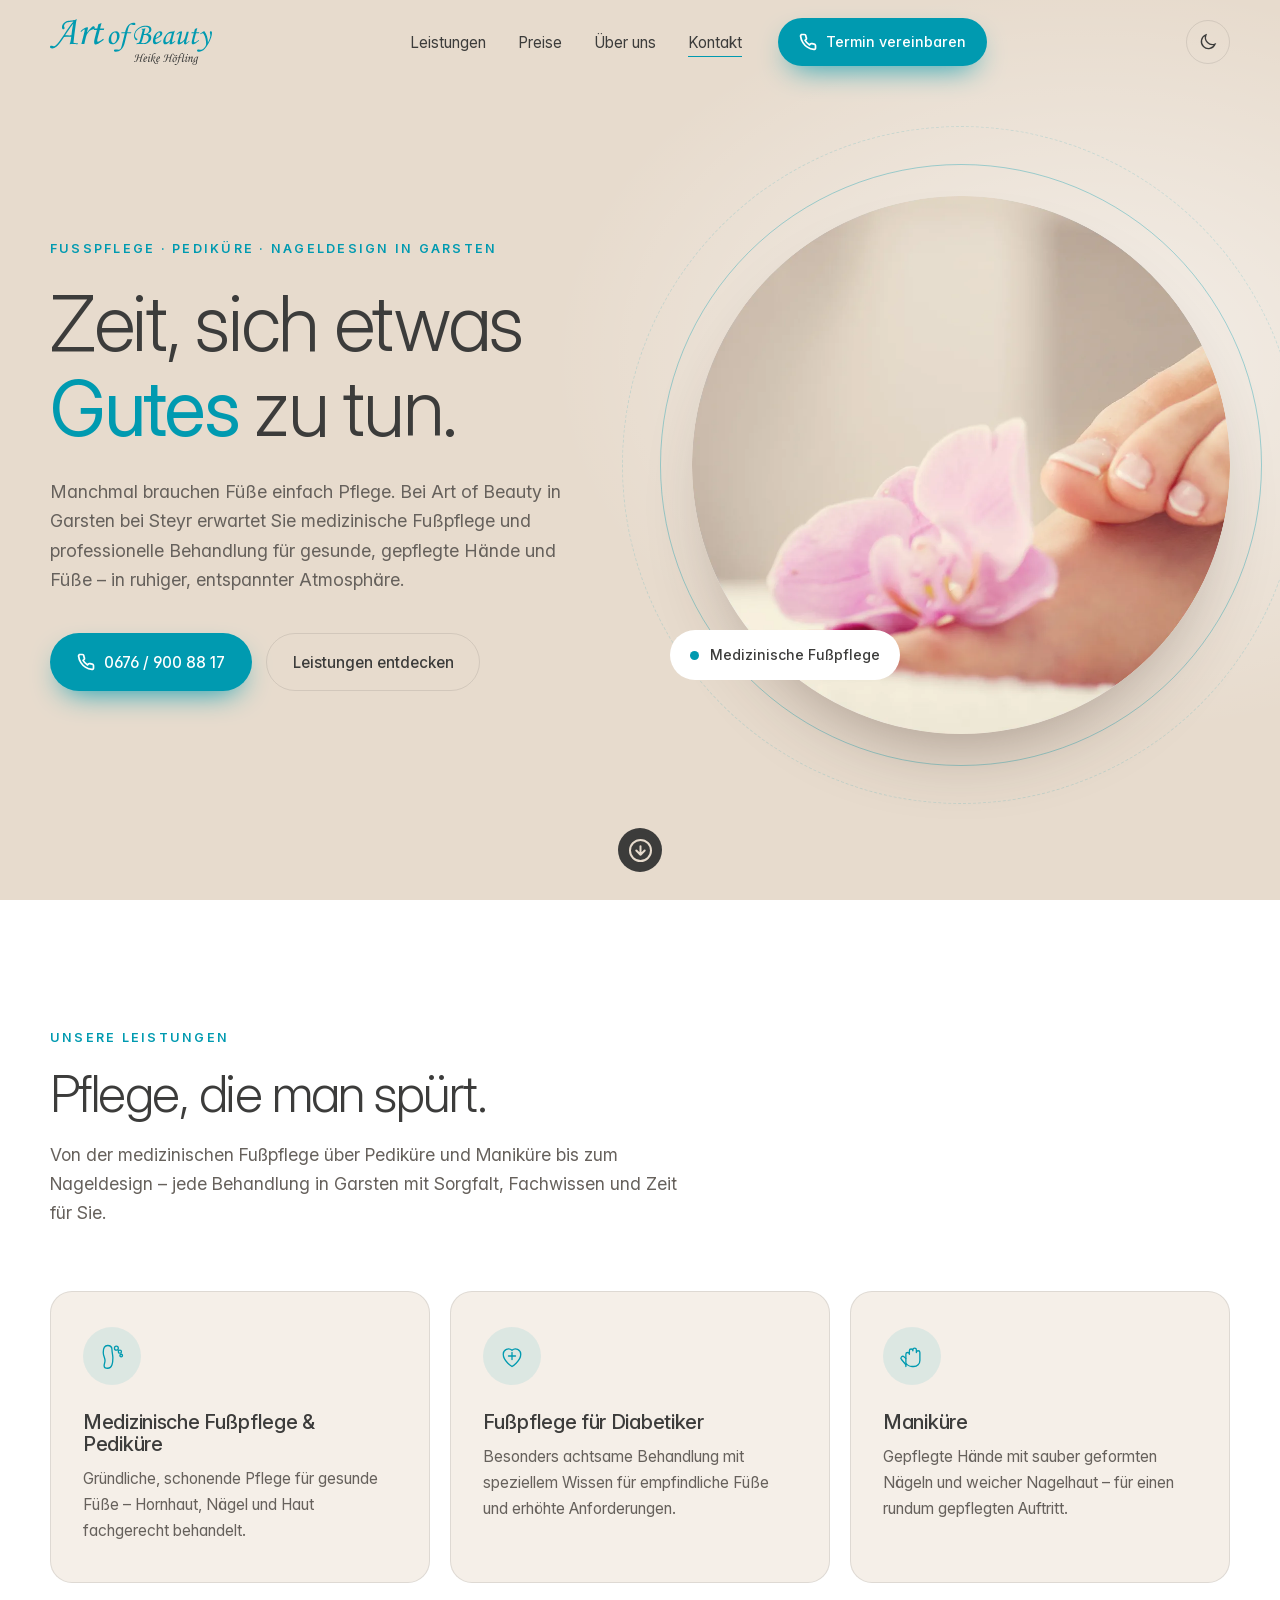
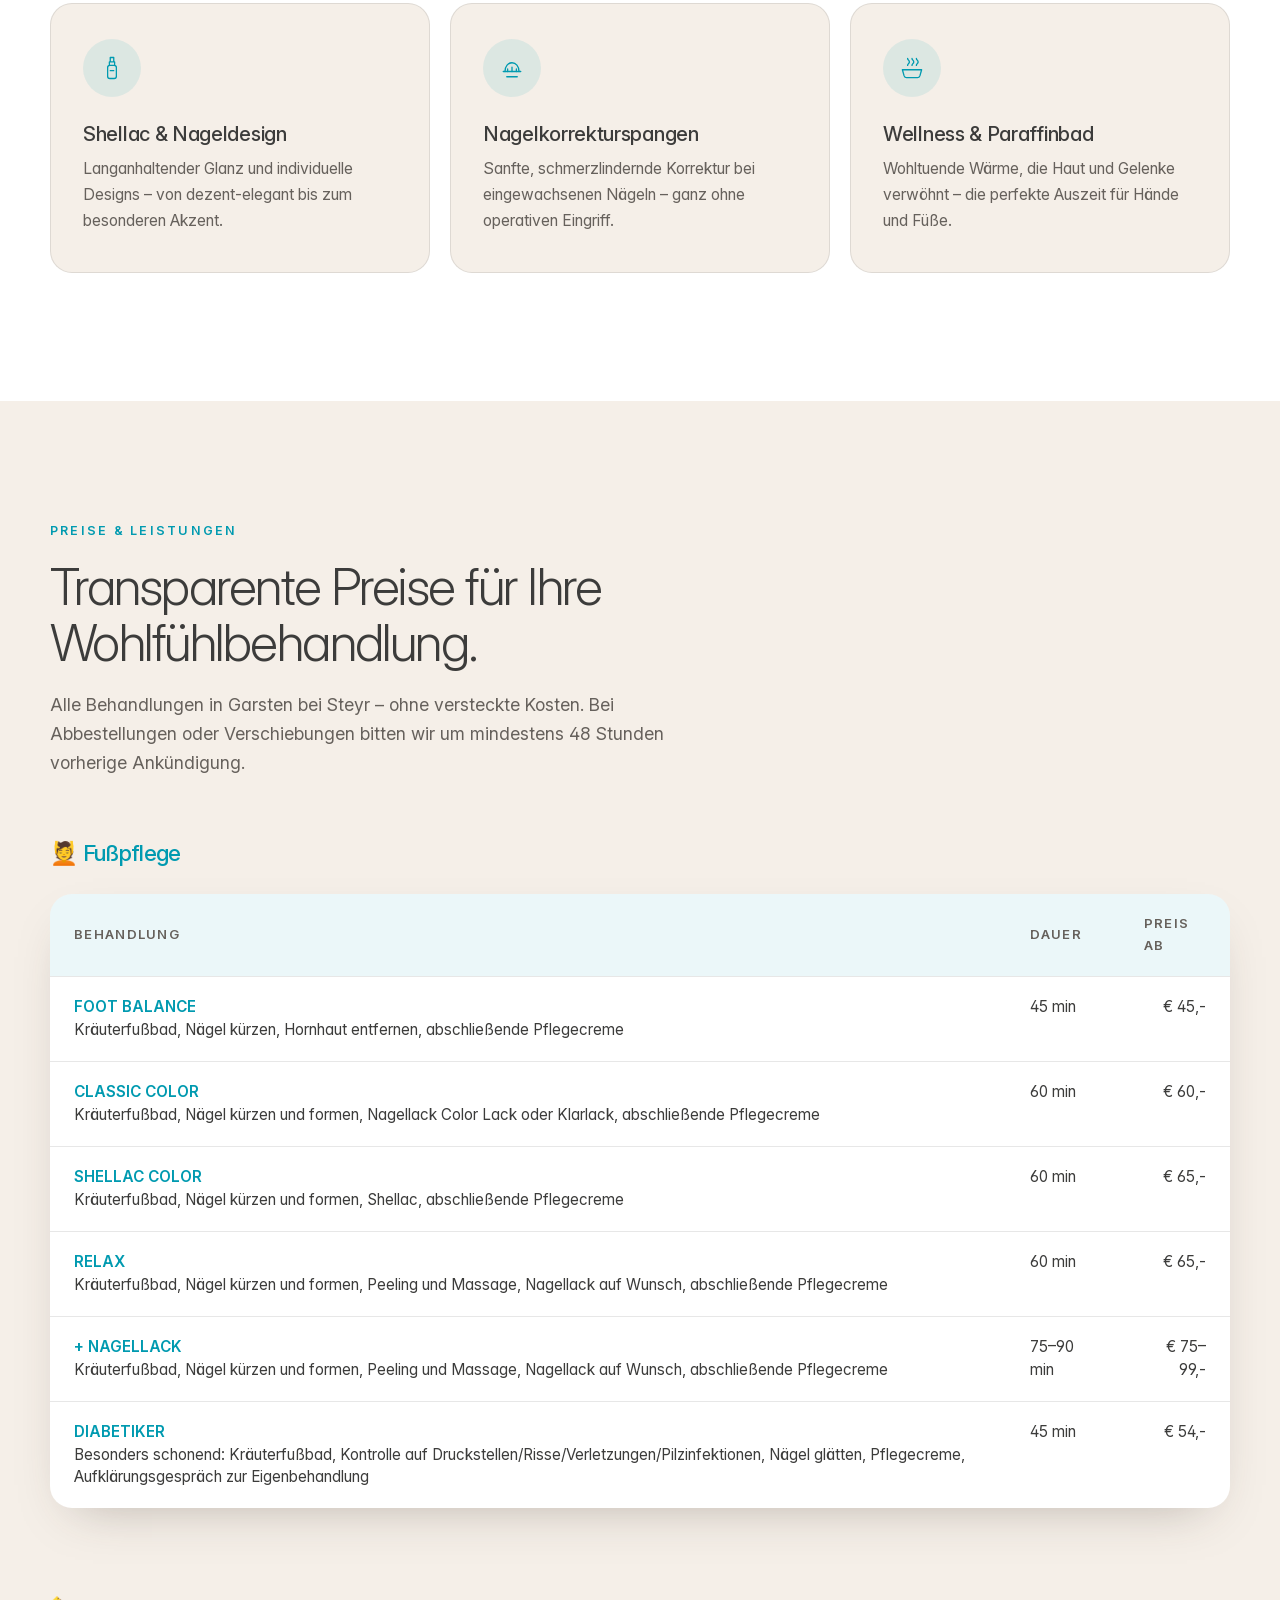
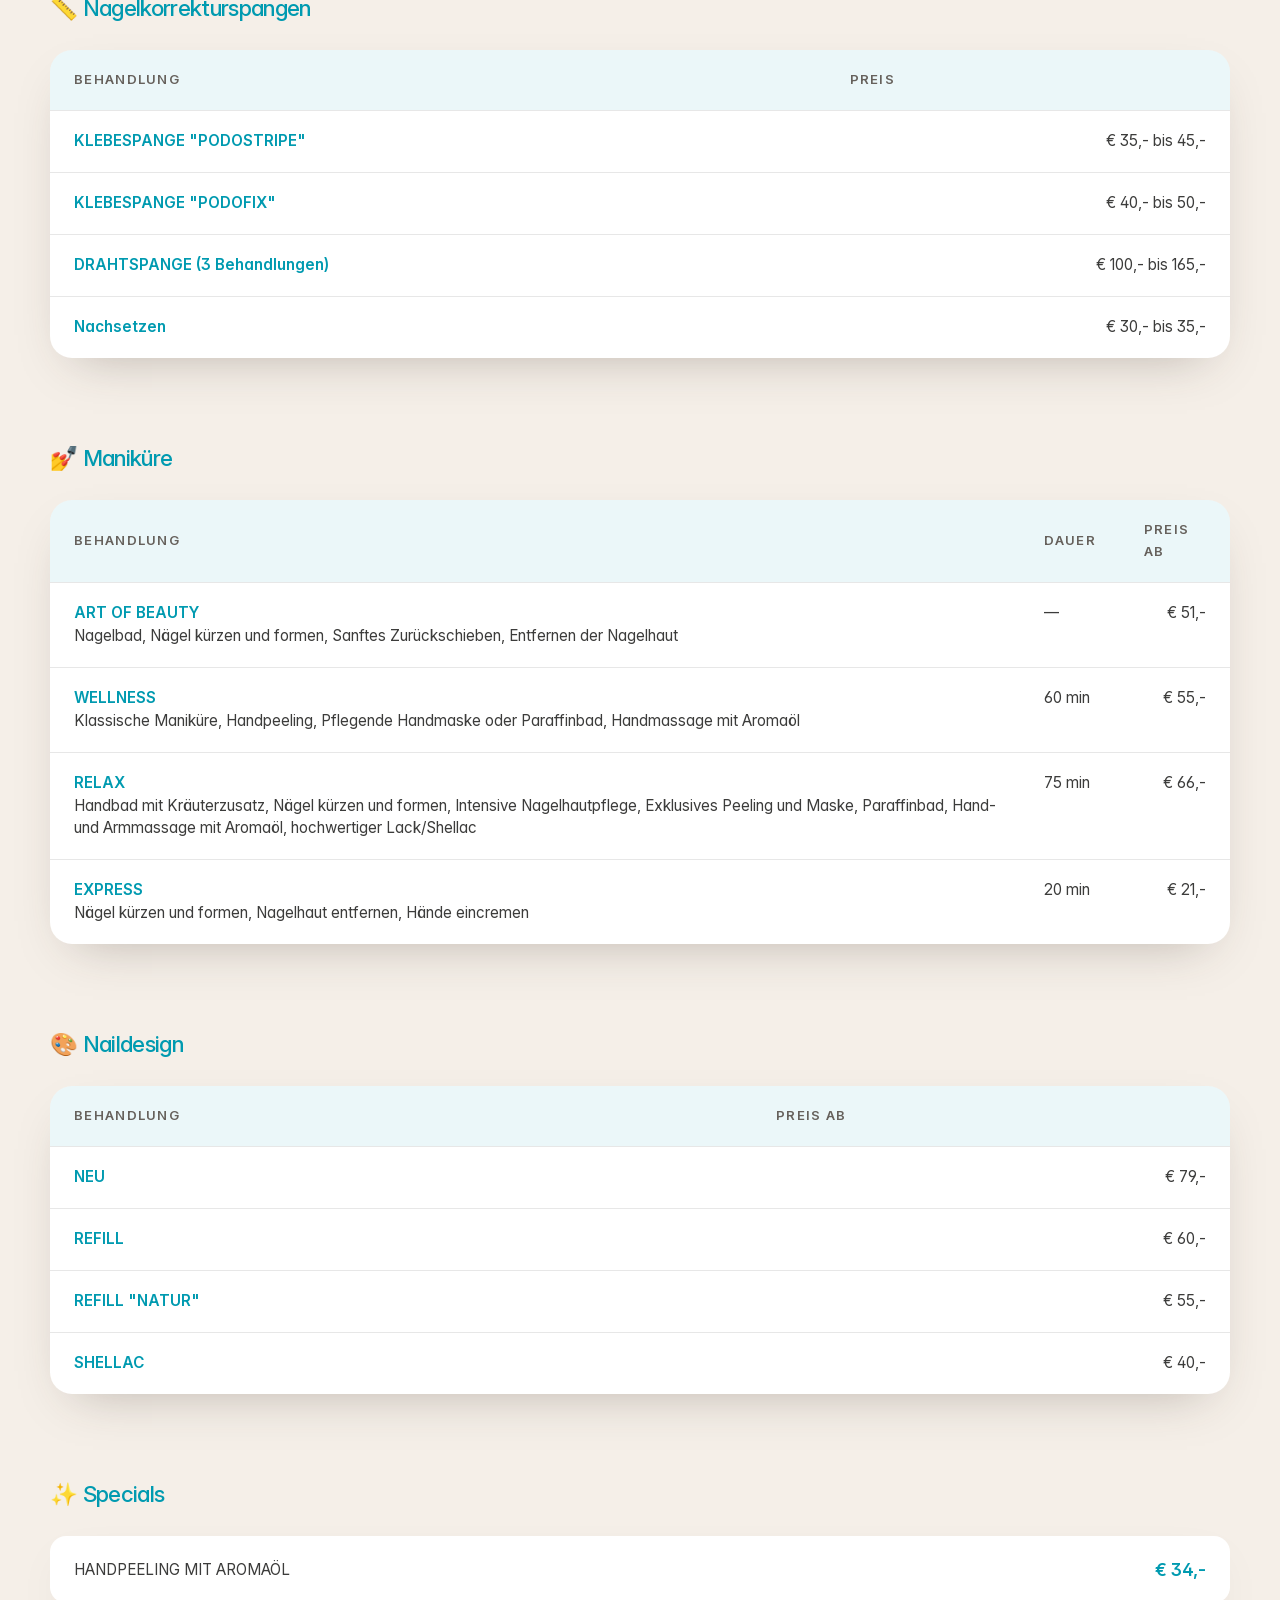
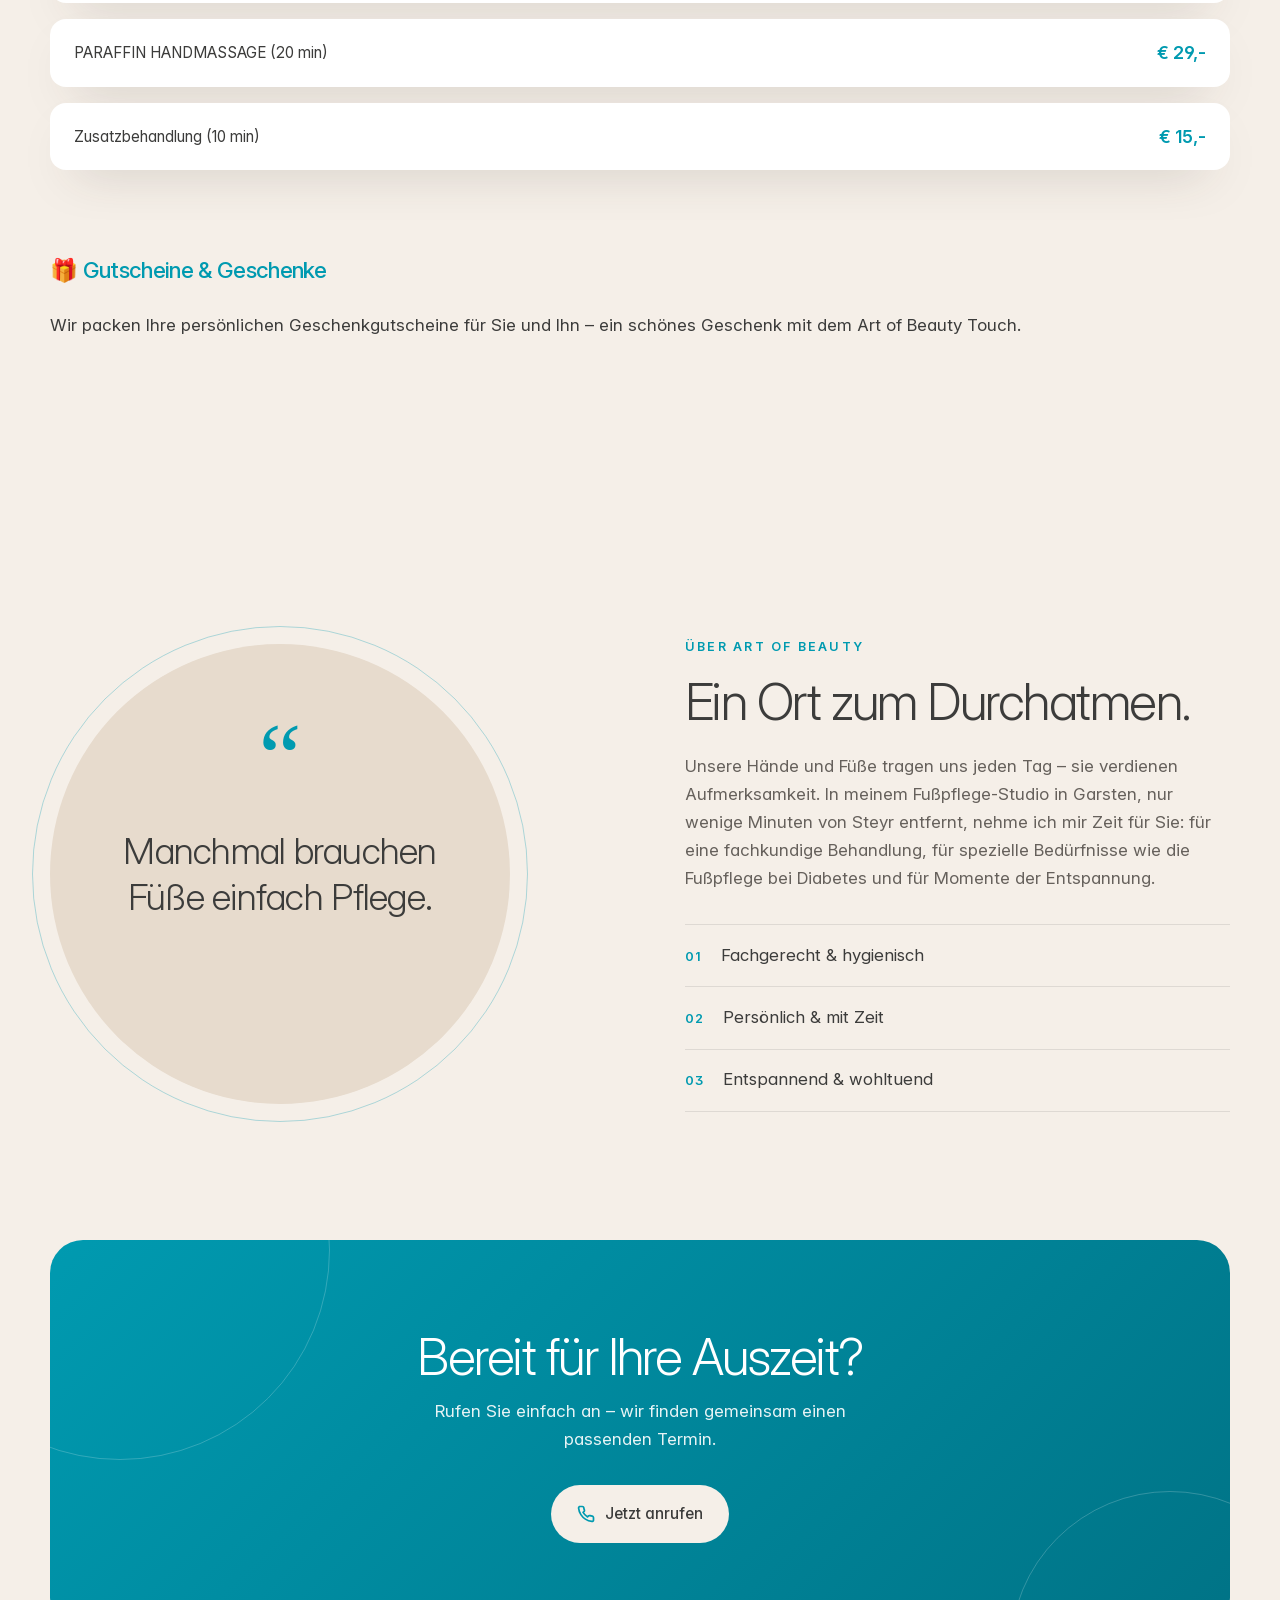
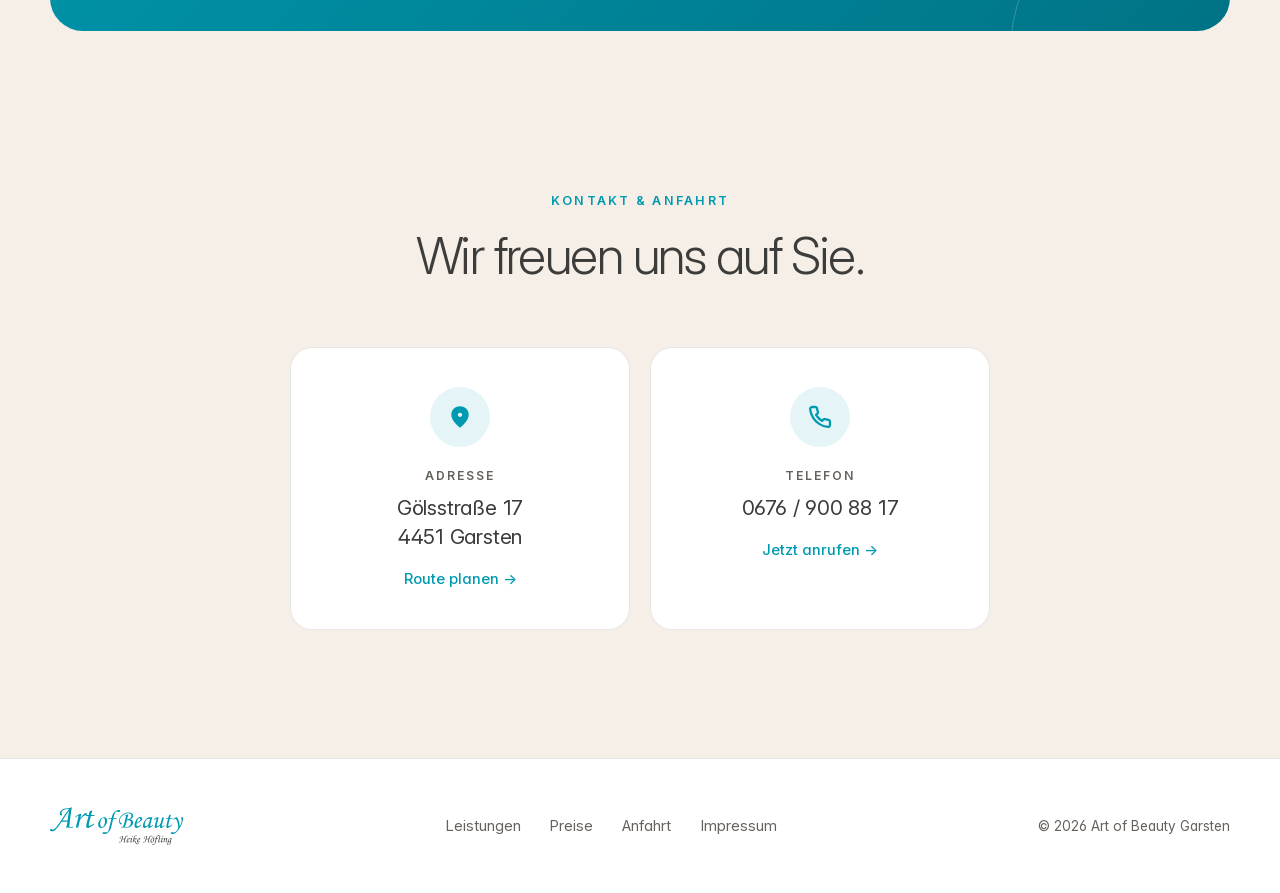
<file: index.html>
<!doctype html>
<html lang="de">
<head>
  <meta charset="utf-8">
  <meta name="viewport" content="width=device-width, initial-scale=1">
  <title>Fußpflege &amp; Pediküre in Garsten bei Steyr | Art of Beauty</title>
  <meta name="description" content="Art of Beauty in Garsten bei Steyr: medizinische Fußpflege, Pediküre, Fußpflege für Diabetiker, Maniküre, Shellac &amp; Nageldesign, Nagelkorrekturspangen und Paraffinbad. Jetzt Termin vereinbaren: 0676 900 88 17.">
  <meta name="robots" content="index, follow, max-image-preview:large">
  <link rel="canonical" href="https://vostronix.github.io/art-of-beauty/">
  <meta name="geo.region" content="AT-4">
  <meta name="geo.placename" content="Garsten">
  <meta name="theme-color" content="#e7dbcd" media="(prefers-color-scheme: light)">
  <meta name="theme-color" content="#231f1a" media="(prefers-color-scheme: dark)">

  <!-- Open Graph / Social -->
  <meta property="og:type" content="website">
  <meta property="og:locale" content="de_AT">
  <meta property="og:site_name" content="Art of Beauty Garsten">
  <meta property="og:url" content="https://vostronix.github.io/art-of-beauty/">
  <meta property="og:title" content="Art of Beauty – Fußpflege &amp; Nageldesign in Garsten">
  <meta property="og:description" content="Zeit, sich etwas Gutes zu tun. Medizinische Fußpflege, Pediküre, Maniküre &amp; Nageldesign in Garsten bei Steyr.">
  <meta property="og:image" content="https://vostronix.github.io/art-of-beauty/assets/og-image.jpg">
  <meta property="og:image:width" content="1200">
  <meta property="og:image:height" content="630">
  <meta property="og:image:alt" content="Art of Beauty – Fußpflege in Garsten">
  <meta name="twitter:card" content="summary_large_image">

  <link rel="icon" href="assets/favicon.svg" type="image/svg+xml">
  <link rel="apple-touch-icon" href="assets/apple-touch-icon.png">

  <!-- Strukturierte Daten für Google (Local Business) -->
  <script type="application/ld+json">
  {
    "@context": "https://schema.org",
    "@type": ["BeautySalon", "NailSalon"],
    "@id": "https://vostronix.github.io/art-of-beauty/#business",
    "name": "Art of Beauty Garsten",
    "alternateName": "Art of Beauty – Heike Höfling",
    "description": "Medizinische Fußpflege, Pediküre, Fußpflege für Diabetiker, Maniküre, Shellac & Nageldesign, Nagelkorrekturspangen und Paraffinbad in Garsten.",
    "url": "https://vostronix.github.io/art-of-beauty/",
    "telephone": "+43 676 9008817",
    "image": "https://vostronix.github.io/art-of-beauty/assets/og-image.jpg",
    "logo": "https://vostronix.github.io/art-of-beauty/assets/logo.svg",
    "address": {
      "@type": "PostalAddress",
      "streetAddress": "Gölsstraße 17",
      "postalCode": "4451",
      "addressLocality": "Garsten",
      "addressRegion": "Oberösterreich",
      "addressCountry": "AT"
    },
    "areaServed": ["Garsten", "Steyr", "Oberösterreich"],
    "hasMap": "https://www.google.com/maps/search/?api=1&query=G%C3%B6lsstra%C3%9Fe+17%2C+4451+Garsten",
    "hasOfferCatalog": {
      "@type": "OfferCatalog",
      "name": "Leistungen",
      "itemListElement": [
        {"@type": "Offer", "itemOffered": {"@type": "Service", "name": "Medizinische Fußpflege & Pediküre"}},
        {"@type": "Offer", "itemOffered": {"@type": "Service", "name": "Fußpflege für Diabetiker"}},
        {"@type": "Offer", "itemOffered": {"@type": "Service", "name": "Maniküre"}},
        {"@type": "Offer", "itemOffered": {"@type": "Service", "name": "Shellac & Nageldesign"}},
        {"@type": "Offer", "itemOffered": {"@type": "Service", "name": "Nagelkorrekturspangen bei eingewachsenen Nägeln"}},
        {"@type": "Offer", "itemOffered": {"@type": "Service", "name": "Wellness & Paraffinbad"}}
      ]
    }
  }
  </script>
  <link rel="preload" href="assets/fonts/InterVariable.woff2" as="font" type="font/woff2" crossorigin>
  <link rel="stylesheet" href="styles.css">
  <script>
    // Theme vor dem ersten Paint setzen (verhindert Aufblitzen)
    (function () {
      var t = localStorage.getItem('theme');
      if (!t) t = matchMedia('(prefers-color-scheme: dark)').matches ? 'dark' : 'light';
      document.documentElement.dataset.theme = t;
    })();
  </script>
  <script src="script.js" defer></script>
</head>
<body>
  <a class="skip-link" href="#main">Zum Inhalt springen</a>

  <header class="site-header" id="top">
    <div class="container header-inner">
      <a href="#top" class="brand" aria-label="Art of Beauty – zur Startseite">
        <img class="logo logo-light" src="assets/logo.svg" alt="Art of Beauty" width="288" height="82">
        <img class="logo logo-dark" src="assets/logo-dark.svg" alt="" width="288" height="82" aria-hidden="true">
      </a>

      <nav class="nav" id="nav" aria-label="Hauptnavigation">
        <ul>
          <li><a href="#leistungen">Leistungen</a></li>
          <li><a href="#preise">Preise</a></li>
          <li><a href="#ueber">Über uns</a></li>
          <li><a href="#kontakt">Kontakt</a></li>
        </ul>
        <a class="btn btn-primary nav-cta" href="tel:+436769008817">
          <img src="assets/Phone.svg" alt="" width="18" height="18" class="icon-invert"> Termin vereinbaren
        </a>
      </nav>

      <div class="header-actions">
        <button class="theme-toggle" type="button" aria-label="Farbmodus wechseln">
          <svg class="i-sun" viewBox="0 0 24 24" aria-hidden="true"><circle cx="12" cy="12" r="4.5"/><path d="M12 2v2M12 20v2M4.9 4.9l1.4 1.4M17.7 17.7l1.4 1.4M2 12h2M20 12h2M4.9 19.1l1.4-1.4M17.7 6.3l1.4-1.4"/></svg>
          <svg class="i-moon" viewBox="0 0 24 24" aria-hidden="true"><path d="M20.5 14.5A8.5 8.5 0 0 1 9.5 3.5a8.5 8.5 0 1 0 11 11Z"/></svg>
        </button>
        <button class="menu-toggle" type="button" aria-label="Menü öffnen" aria-expanded="false" aria-controls="nav">
          <span></span><span></span>
        </button>
      </div>
    </div>
  </header>

  <main id="main">
    <!-- HERO -->
    <section class="hero">
      <div class="container hero-inner">
        <div class="hero-text">
          <h1 class="reveal"><span class="eyebrow">Fußpflege · Pediküre · Nageldesign in Garsten</span> Zeit, sich etwas <em>Gutes</em> zu tun.</h1>
          <p class="lead reveal">Manchmal brauchen Füße einfach Pflege. Bei Art of Beauty in Garsten bei Steyr erwartet Sie medizinische Fußpflege und professionelle Behandlung für gesunde, gepflegte Hände und Füße – in ruhiger, entspannter Atmosphäre.</p>
          <div class="hero-actions reveal">
            <a class="btn btn-primary" href="tel:+436769008817">
              <img src="assets/Phone.svg" alt="" width="18" height="18" class="icon-invert"> 0676 / 900 88 17
            </a>
            <a class="btn btn-ghost" href="#leistungen">Leistungen entdecken</a>
          </div>
        </div>

        <div class="hero-visual reveal">
          <div class="ring ring-1" aria-hidden="true"></div>
          <div class="ring ring-2" aria-hidden="true"></div>
          <picture>
            <source srcset="assets/hero.webp" type="image/webp">
            <img src="assets/hero.png" alt="Gepflegter Fuß mit French-Pediküre neben einer rosa Orchidee" width="1054" height="1054" fetchpriority="high">
          </picture>
          <div class="hero-badge">
            <span class="badge-dot" aria-hidden="true"></span>
            Medizinische Fußpflege
          </div>
        </div>
      </div>

      <a href="#leistungen" class="scroll-hint" aria-label="Weiter nach unten scrollen">
        <img src="assets/icon-arrow.svg" alt="" width="23" height="23">
      </a>
    </section>

    <!-- LEISTUNGEN -->
    <section class="section services" id="leistungen">
      <div class="container">
        <header class="section-head reveal">
          <p class="eyebrow">Unsere Leistungen</p>
          <h2>Pflege, die man spürt.</h2>
          <p class="section-lead">Von der medizinischen Fußpflege über Pediküre und Maniküre bis zum Nageldesign – jede Behandlung in Garsten mit Sorgfalt, Fachwissen und Zeit für Sie.</p>
        </header>

        <div class="cards">
          <article class="card reveal">
            <div class="card-icon" aria-hidden="true">
              <svg viewBox="0 0 32 32"><path d="M11 4c-3 0-5 3-5 8 0 4 2 6 2 9s-1 4-1 6 2 3 4 3 4-1 5-4 1-5 1-8-1-6-1-9-2-5-5-5Z"/><circle cx="21" cy="7" r="2.2"/><circle cx="25" cy="11" r="1.8"/><circle cx="26.5" cy="15.5" r="1.5"/></svg>
            </div>
            <h3>Medizinische Fußpflege &amp; Pediküre</h3>
            <p>Gründliche, schonende Pflege für gesunde Füße – Hornhaut, Nägel und Haut fachgerecht behandelt.</p>
          </article>

          <article class="card reveal">
            <div class="card-icon" aria-hidden="true">
              <svg viewBox="0 0 32 32"><path d="M16 28s-10-6.2-10-14a6 6 0 0 1 10-4.5A6 6 0 0 1 26 14c0 7.8-10 14-10 14Z"/><path d="M16 12v8M12 16h8"/></svg>
            </div>
            <h3>Fußpflege für Diabetiker</h3>
            <p>Besonders achtsame Behandlung mit speziellem Wissen für empfindliche Füße und erhöhte Anforderungen.</p>
          </article>

          <article class="card reveal">
            <div class="card-icon" aria-hidden="true">
              <svg viewBox="0 0 32 32"><path d="M9 28V14a2 2 0 0 1 4 0v-4a2 2 0 0 1 4 0v-1a2 2 0 0 1 4 0v3a2 2 0 0 1 4 0v9c0 4-3 7-7 7h-2c-3 0-5-1-7-4"/><path d="M9 19l-2-2a2 2 0 0 0-3 3l5 6"/></svg>
            </div>
            <h3>Maniküre</h3>
            <p>Gepflegte Hände mit sauber geformten Nägeln und weicher Nagelhaut – für einen rundum gepflegten Auftritt.</p>
          </article>

          <article class="card reveal">
            <div class="card-icon" aria-hidden="true">
              <svg viewBox="0 0 32 32"><rect x="11" y="13" width="10" height="15" rx="2.5"/><path d="M13 13V9h6v4M14 9V4h4v5"/><path d="M14 19h4"/></svg>
            </div>
            <h3>Shellac &amp; Nageldesign</h3>
            <p>Langanhaltender Glanz und individuelle Designs – von dezent-elegant bis zum besonderen Akzent.</p>
          </article>

          <article class="card reveal">
            <div class="card-icon" aria-hidden="true">
              <svg viewBox="0 0 32 32"><path d="M8 20c0-6 3.6-10 8-10s8 4 8 10"/><path d="M6 20h20"/><path d="M11 20v-3M16 20v-5M21 20v-3"/><path d="M10 26h12"/></svg>
            </div>
            <h3>Nagelkorrekturspangen</h3>
            <p>Sanfte, schmerzlindernde Korrektur bei eingewachsenen Nägeln – ganz ohne operativen Eingriff.</p>
          </article>

          <article class="card reveal">
            <div class="card-icon" aria-hidden="true">
              <svg viewBox="0 0 32 32"><path d="M5 18h22l-2 7a3 3 0 0 1-3 2H10a3 3 0 0 1-3-2l-2-7Z"/><path d="M11 13c0-2 2-2 2-4s-2-2-2-4M16 13c0-2 2-2 2-4s-2-2-2-4M21 13c0-2 2-2 2-4s-2-2-2-4"/></svg>
            </div>
            <h3>Wellness &amp; Paraffinbad</h3>
            <p>Wohltuende Wärme, die Haut und Gelenke verwöhnt – die perfekte Auszeit für Hände und Füße.</p>
          </article>
        </div>
      </div>
    </section>

    <!-- PREISLISTE -->
    <section class="section price-list" id="preise">
      <div class="container">
        <header class="section-head reveal">
          <p class="eyebrow">Preise &amp; Leistungen</p>
          <h2>Transparente Preise für Ihre Wohlfühlbehandlung.</h2>
          <p class="section-lead">Alle Behandlungen in Garsten bei Steyr – ohne versteckte Kosten. Bei Abbestellungen oder Verschiebungen bitten wir um mindestens 48 Stunden vorherige Ankündigung.</p>
        </header>

        <div class="price-list-content">
          <!-- Fußbehandlungen -->
          <article class="price-category reveal">
            <h3>💆 Fußpflege</h3>
            <table class="price-table">
              <thead>
                <tr>
                  <th>Behandlung</th>
                  <th>Dauer</th>
                  <th>Preis ab</th>
                </tr>
              </thead>
              <tbody>
                <tr>
                  <td><strong>FOOT BALANCE</strong><br>Kräuterfußbad, Nägel kürzen, Hornhaut entfernen, abschließende Pflegecreme</td>
                  <td>45 min</td>
                  <td>€ 45,-</td>
                </tr>
                <tr>
                  <td><strong>CLASSIC COLOR</strong><br>Kräuterfußbad, Nägel kürzen und formen, Nagellack Color Lack oder Klarlack, abschließende Pflegecreme</td>
                  <td>60 min</td>
                  <td>€ 60,-</td>
                </tr>
                <tr>
                  <td><strong>SHELLAC COLOR</strong><br>Kräuterfußbad, Nägel kürzen und formen, Shellac, abschließende Pflegecreme</td>
                  <td>60 min</td>
                  <td>€ 65,-</td>
                </tr>
                <tr>
                  <td><strong>RELAX</strong><br>Kräuterfußbad, Nägel kürzen und formen, Peeling und Massage, Nagellack auf Wunsch, abschließende Pflegecreme</td>
                  <td>60 min</td>
                  <td>€ 65,-</td>
                </tr>
                <tr>
                  <td><strong>+ NAGELLACK</strong><br>Kräuterfußbad, Nägel kürzen und formen, Peeling und Massage, Nagellack auf Wunsch, abschließende Pflegecreme</td>
                  <td>75–90 min</td>
                  <td>€ 75–99,-</td>
                </tr>
                <tr>
                  <td><strong>DIABETIKER</strong><br>Besonders schonend: Kräuterfußbad, Kontrolle auf Druckstellen/Risse/Verletzungen/Pilzinfektionen, Nägel glätten, Pflegecreme, Aufklärungsgespräch zur Eigenbehandlung</td>
                  <td>45 min</td>
                  <td>€ 54,-</td>
                </tr>
              </tbody>
            </table>
          </article>

          <!-- Orthonyxiespangen -->
          <article class="price-category reveal">
            <h3>📏 Nagelkorrekturspangen</h3>
            <table class="price-table">
              <thead>
                <tr>
                  <th>Behandlung</th>
                  <th>Preis</th>
                </tr>
              </thead>
              <tbody>
                <tr>
                  <td><strong>KLEBESPANGE "PODOSTRIPE"</strong></td>
                  <td>€ 35,- bis 45,-</td>
                </tr>
                <tr>
                  <td><strong>KLEBESPANGE "PODOFIX"</strong></td>
                  <td>€ 40,- bis 50,-</td>
                </tr>
                <tr>
                  <td><strong>DRAHTSPANGE (3 Behandlungen)</strong></td>
                  <td>€ 100,- bis 165,-</td>
                </tr>
                <tr>
                  <td><strong>Nachsetzen</strong></td>
                  <td>€ 30,- bis 35,-</td>
                </tr>
              </tbody>
            </table>
          </article>

          <!-- Maniküre -->
          <article class="price-category reveal">
            <h3>💅 Maniküre</h3>
            <table class="price-table">
              <thead>
                <tr>
                  <th>Behandlung</th>
                  <th>Dauer</th>
                  <th>Preis ab</th>
                </tr>
              </thead>
              <tbody>
                <tr>
                  <td><strong>ART OF BEAUTY</strong><br>Nagelbad, Nägel kürzen und formen, Sanftes Zurückschieben, Entfernen der Nagelhaut</td>
                  <td>—</td>
                  <td>€ 51,-</td>
                </tr>
                <tr>
                  <td><strong>WELLNESS</strong><br>Klassische Maniküre, Handpeeling, Pflegende Handmaske oder Paraffinbad, Handmassage mit Aromaöl</td>
                  <td>60 min</td>
                  <td>€ 55,-</td>
                </tr>
                <tr>
                  <td><strong>RELAX</strong><br>Handbad mit Kräuterzusatz, Nägel kürzen und formen, Intensive Nagelhautpflege, Exklusives Peeling und Maske, Paraffinbad, Hand- und Armmassage mit Aromaöl, hochwertiger Lack/Shellac</td>
                  <td>75 min</td>
                  <td>€ 66,-</td>
                </tr>
                <tr>
                  <td><strong>EXPRESS</strong><br>Nägel kürzen und formen, Nagelhaut entfernen, Hände eincremen</td>
                  <td>20 min</td>
                  <td>€ 21,-</td>
                </tr>
              </tbody>
            </table>
          </article>

          <!-- Naildesign -->
          <article class="price-category reveal">
            <h3>🎨 Naildesign</h3>
            <table class="price-table">
              <thead>
                <tr>
                  <th>Behandlung</th>
                  <th>Preis ab</th>
                </tr>
              </thead>
              <tbody>
                <tr>
                  <td><strong>NEU</strong></td>
                  <td>€ 79,-</td>
                </tr>
                <tr>
                  <td><strong>REFILL</strong></td>
                  <td>€ 60,-</td>
                </tr>
                <tr>
                  <td><strong>REFILL "NATUR"</strong></td>
                  <td>€ 55,-</td>
                </tr>
                <tr>
                  <td><strong>SHELLAC</strong></td>
                  <td>€ 40,-</td>
                </tr>
              </tbody>
            </table>
          </article>

          <!-- Specials -->
          <article class="price-category reveal">
            <h3>✨ Specials</h3>
            <div class="special-prices">
              <div class="special-item">
                <span class="special-name">HANDPEELING MIT AROMAÖL</span>
                <span class="special-price">€ 34,-</span>
              </div>
              <div class="special-item">
                <span class="special-name">PARAFFIN HANDMASSAGE (20 min)</span>
                <span class="special-price">€ 29,-</span>
              </div>
              <div class="special-item">
                <span class="special-name">Zusatzbehandlung (10 min)</span>
                <span class="special-price">€ 15,-</span>
              </div>
            </div>
          </article>

          <!-- Gutscheine -->
          <article class="price-category reveal">
            <h3>🎁 Gutscheine & Geschenke</h3>
            <p>Wir packen Ihre persönlichen Geschenkgutscheine für Sie und Ihn – ein schönes Geschenk mit dem Art of Beauty Touch.</p>
          </article>
        </div>
      </div>
    </section>

    <!-- ÜBER / ZITAT -->
    <section class="section about" id="ueber">
      <div class="container about-inner">
        <div class="about-quote reveal">
          <span class="quote-mark" aria-hidden="true">“</span>
          <blockquote>
            <p>Manchmal brauchen Füße einfach Pflege.</p>
          </blockquote>
        </div>
        <div class="about-text reveal">
          <p class="eyebrow">Über Art of Beauty</p>
          <h2>Ein Ort zum Durchatmen.</h2>
          <p>Unsere Hände und Füße tragen uns jeden Tag – sie verdienen Aufmerksamkeit. In meinem Fußpflege-Studio in Garsten, nur wenige Minuten von Steyr entfernt, nehme ich mir Zeit für Sie: für eine fachkundige Behandlung, für spezielle Bedürfnisse wie die Fußpflege bei Diabetes und für Momente der Entspannung.</p>
          <ul class="values">
            <li><span>01</span>Fachgerecht &amp; hygienisch</li>
            <li><span>02</span>Persönlich &amp; mit Zeit</li>
            <li><span>03</span>Entspannend &amp; wohltuend</li>
          </ul>
        </div>
      </div>
    </section>

    <!-- CTA BAND -->
    <section class="cta-band">
      <div class="container cta-inner reveal">
        <h2>Bereit für Ihre Auszeit?</h2>
        <p>Rufen Sie einfach an – wir finden gemeinsam einen passenden Termin.</p>
        <a class="btn btn-light" href="tel:+436769008817">
          <img src="assets/Phone.svg" alt="" width="18" height="18"> Jetzt anrufen
        </a>
      </div>
    </section>

    <!-- KONTAKT -->
    <section class="section contact" id="kontakt">
      <div class="container contact-inner">
        <header class="section-head reveal">
          <p class="eyebrow">Kontakt &amp; Anfahrt</p>
          <h2>Wir freuen uns auf Sie.</h2>
        </header>

        <div class="contact-grid">
          <a class="contact-card reveal" href="https://www.google.com/maps/search/?api=1&amp;query=G%C3%B6lsstra%C3%9Fe+17%2C+4451+Garsten" target="_blank" rel="noopener">
            <span class="contact-icon"><img src="assets/Location.svg" alt="" width="26" height="26"></span>
            <span class="contact-label">Adresse</span>
            <span class="contact-value">Gölsstraße 17<br>4451 Garsten</span>
            <span class="contact-link">Route planen <span aria-hidden="true">→</span></span>
          </a>

          <a class="contact-card reveal" href="tel:+436769008817">
            <span class="contact-icon"><img src="assets/Phone.svg" alt="" width="24" height="24"></span>
            <span class="contact-label">Telefon</span>
            <span class="contact-value">0676 / 900 88 17</span>
            <span class="contact-link">Jetzt anrufen <span aria-hidden="true">→</span></span>
          </a>
        </div>
      </div>
    </section>
  </main>

  <footer class="site-footer">
    <div class="container footer-inner">
      <img class="logo logo-light footer-logo" src="assets/logo.svg" alt="Art of Beauty" width="288" height="82">
      <img class="logo logo-dark footer-logo" src="assets/logo-dark.svg" alt="" width="288" height="82" aria-hidden="true">
      <nav class="footer-nav" aria-label="Fußzeile">
        <a href="#leistungen">Leistungen</a>
        <a href="#preise">Preise</a>
        <a href="#kontakt">Anfahrt</a>
        <a href="impressum.html">Impressum</a>
      </nav>
      <p class="copy">© <span id="year">2026</span> Art of Beauty Garsten</p>
    </div>
  </footer>

  <a class="fab-call" href="tel:+436769008817" aria-label="Anrufen: 0676 900 88 17">
    <img src="assets/Phone.svg" alt="" width="22" height="22" class="icon-invert">
  </a>
</body>
</html>
</file>
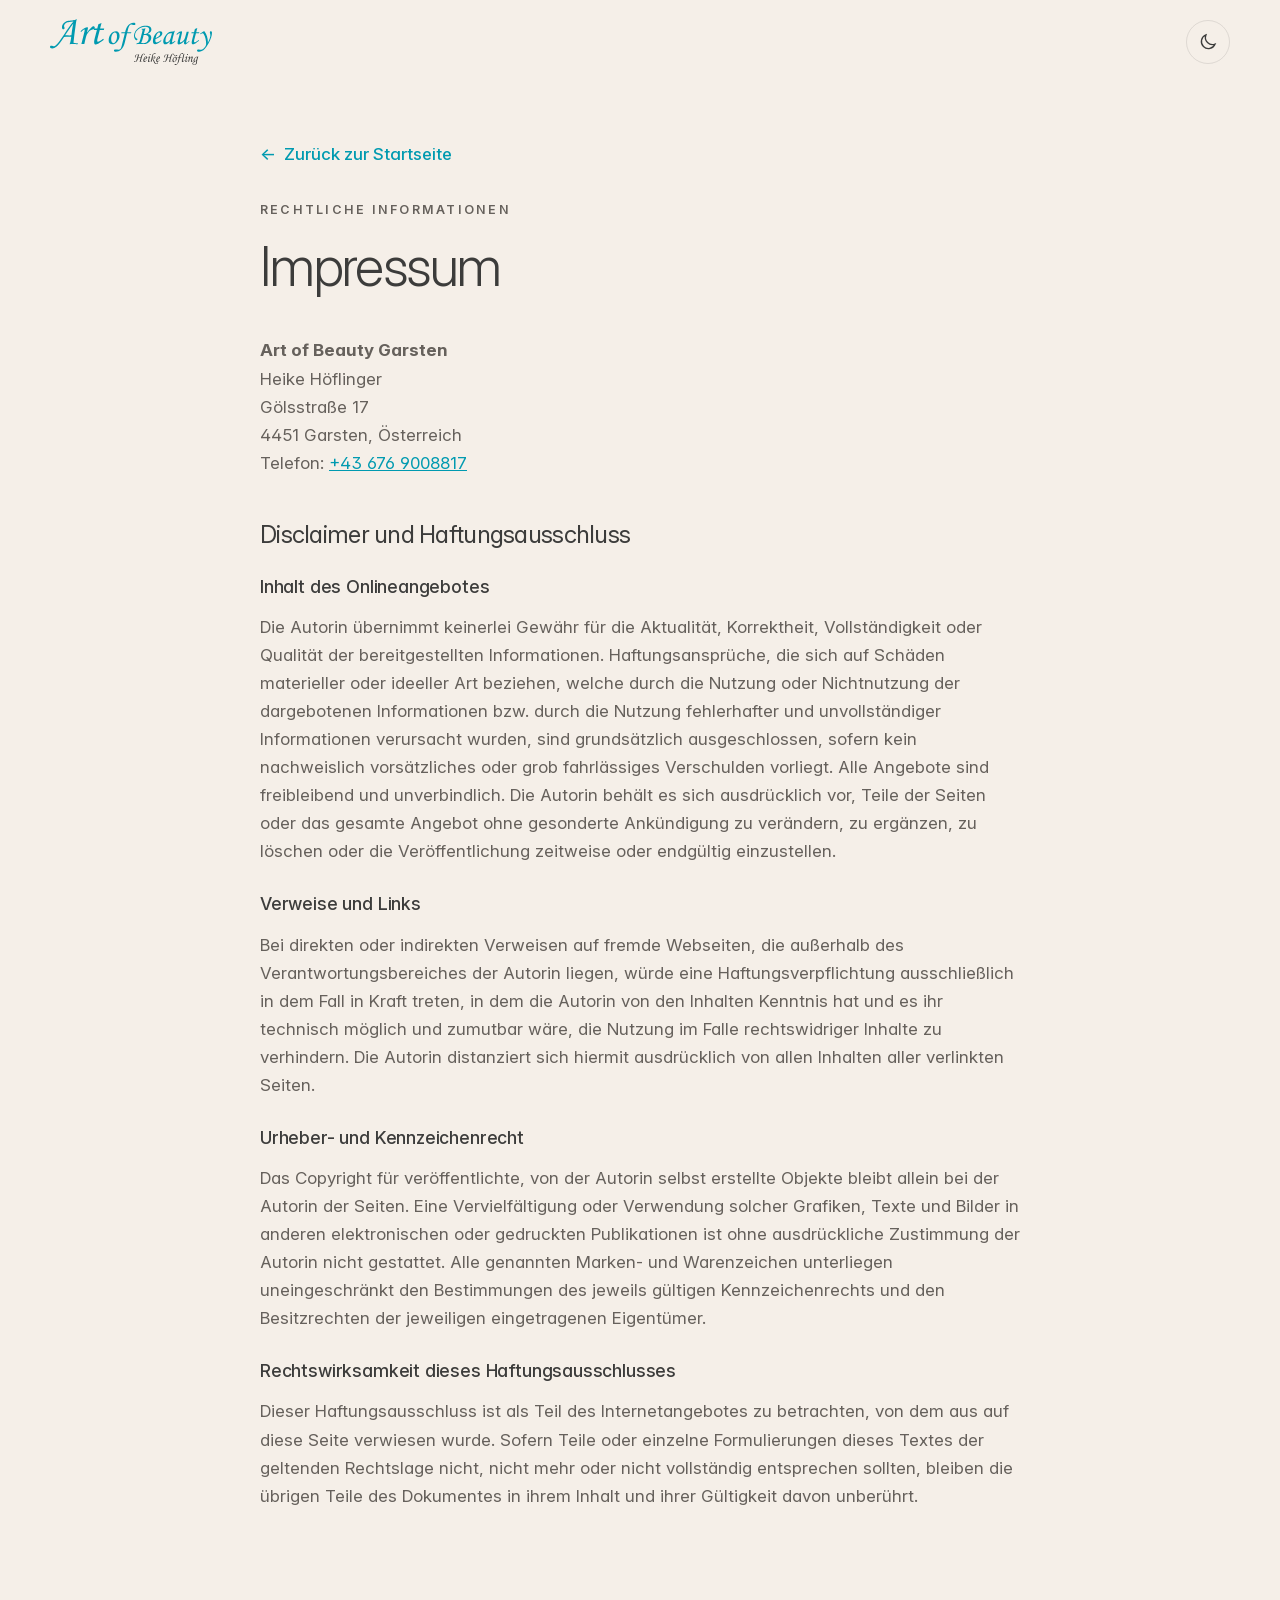
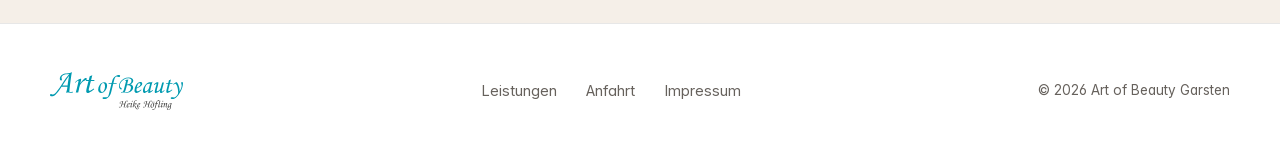
<file: impressum.html>
<!doctype html>
<html lang="de">
<head>
  <meta charset="utf-8">
  <meta name="viewport" content="width=device-width, initial-scale=1">
  <title>Impressum – Art of Beauty Garsten</title>
  <meta name="description" content="Impressum und Haftungsausschluss von Art of Beauty, Fußpflege in Garsten, Gölsstraße 17, 4451 Garsten.">
  <link rel="canonical" href="https://vostronix.github.io/art-of-beauty/impressum.html">
  <link rel="icon" href="assets/favicon.svg" type="image/svg+xml">
  <link rel="apple-touch-icon" href="assets/apple-touch-icon.png">
  <link rel="stylesheet" href="styles.css">
  <script>
    (function () {
      var t = localStorage.getItem('theme');
      if (!t) t = matchMedia('(prefers-color-scheme: dark)').matches ? 'dark' : 'light';
      document.documentElement.dataset.theme = t;
    })();
  </script>
  <script src="script.js" defer></script>
</head>
<body>
  <header class="site-header scrolled">
    <div class="container header-inner">
      <a href="index.html" class="brand" aria-label="Art of Beauty – zur Startseite">
        <img class="logo logo-light" src="assets/logo.svg" alt="Art of Beauty" width="288" height="82">
        <img class="logo logo-dark" src="assets/logo-dark.svg" alt="" width="288" height="82" aria-hidden="true">
      </a>
      <div class="header-actions">
        <button class="theme-toggle" type="button" aria-label="Farbmodus wechseln">
          <svg class="i-sun" viewBox="0 0 24 24" aria-hidden="true"><circle cx="12" cy="12" r="4.5"/><path d="M12 2v2M12 20v2M4.9 4.9l1.4 1.4M17.7 17.7l1.4 1.4M2 12h2M20 12h2M4.9 19.1l1.4-1.4M17.7 6.3l1.4-1.4"/></svg>
          <svg class="i-moon" viewBox="0 0 24 24" aria-hidden="true"><path d="M20.5 14.5A8.5 8.5 0 0 1 9.5 3.5a8.5 8.5 0 1 0 11 11Z"/></svg>
        </button>
      </div>
    </div>
  </header>

  <main class="legal">
    <div class="container">
      <a class="back" href="index.html"><span aria-hidden="true">←</span> Zurück zur Startseite</a>
      <p class="eyebrow">Rechtliche Informationen</p>
      <h1>Impressum</h1>

      <address>
        <strong>Art of Beauty Garsten</strong><br>
        Heike Höflinger<br>
        Gölsstraße 17<br>
        4451 Garsten, Österreich<br>
        Telefon: <a href="tel:+436769008817">+43 676 9008817</a>
      </address>

      <h2>Disclaimer und Haftungsausschluss</h2>

      <h3>Inhalt des Onlineangebotes</h3>
      <p>Die Autorin übernimmt keinerlei Gewähr für die Aktualität, Korrektheit, Vollständigkeit oder Qualität der bereitgestellten Informationen. Haftungsansprüche, die sich auf Schäden materieller oder ideeller Art beziehen, welche durch die Nutzung oder Nichtnutzung der dargebotenen Informationen bzw. durch die Nutzung fehlerhafter und unvollständiger Informationen verursacht wurden, sind grundsätzlich ausgeschlossen, sofern kein nachweislich vorsätzliches oder grob fahrlässiges Verschulden vorliegt. Alle Angebote sind freibleibend und unverbindlich. Die Autorin behält es sich ausdrücklich vor, Teile der Seiten oder das gesamte Angebot ohne gesonderte Ankündigung zu verändern, zu ergänzen, zu löschen oder die Veröffentlichung zeitweise oder endgültig einzustellen.</p>

      <h3>Verweise und Links</h3>
      <p>Bei direkten oder indirekten Verweisen auf fremde Webseiten, die außerhalb des Verantwortungsbereiches der Autorin liegen, würde eine Haftungsverpflichtung ausschließlich in dem Fall in Kraft treten, in dem die Autorin von den Inhalten Kenntnis hat und es ihr technisch möglich und zumutbar wäre, die Nutzung im Falle rechtswidriger Inhalte zu verhindern. Die Autorin distanziert sich hiermit ausdrücklich von allen Inhalten aller verlinkten Seiten.</p>

      <h3>Urheber- und Kennzeichenrecht</h3>
      <p>Das Copyright für veröffentlichte, von der Autorin selbst erstellte Objekte bleibt allein bei der Autorin der Seiten. Eine Vervielfältigung oder Verwendung solcher Grafiken, Texte und Bilder in anderen elektronischen oder gedruckten Publikationen ist ohne ausdrückliche Zustimmung der Autorin nicht gestattet. Alle genannten Marken- und Warenzeichen unterliegen uneingeschränkt den Bestimmungen des jeweils gültigen Kennzeichenrechts und den Besitzrechten der jeweiligen eingetragenen Eigentümer.</p>

      <h3>Rechtswirksamkeit dieses Haftungsausschlusses</h3>
      <p>Dieser Haftungsausschluss ist als Teil des Internetangebotes zu betrachten, von dem aus auf diese Seite verwiesen wurde. Sofern Teile oder einzelne Formulierungen dieses Textes der geltenden Rechtslage nicht, nicht mehr oder nicht vollständig entsprechen sollten, bleiben die übrigen Teile des Dokumentes in ihrem Inhalt und ihrer Gültigkeit davon unberührt.</p>
    </div>
  </main>

  <footer class="site-footer">
    <div class="container footer-inner">
      <img class="logo logo-light footer-logo" src="assets/logo.svg" alt="Art of Beauty" width="288" height="82">
      <img class="logo logo-dark footer-logo" src="assets/logo-dark.svg" alt="" width="288" height="82" aria-hidden="true">
      <nav class="footer-nav" aria-label="Fußzeile">
        <a href="index.html#leistungen">Leistungen</a>
        <a href="index.html#kontakt">Anfahrt</a>
        <a href="impressum.html">Impressum</a>
      </nav>
      <p class="copy">© <span id="year">2026</span> Art of Beauty Garsten</p>
    </div>
  </footer>
</body>
</html>
</file>
<file: styles.css>
/* ==========================================================================
   Art of Beauty Garsten – Stylesheet
   ========================================================================== */

@font-face {
  font-family: "Inter";
  src: url("assets/fonts/InterVariable.woff2") format("woff2");
  font-weight: 100 900;
  font-style: normal;
  font-display: swap;
}

:root {
  --cream: #e7dbcd;
  --cream-light: #f5efe8;
  --ink: #3c3c3b;
  --ink-soft: #66615c;
  --accent: #009ab0;
  --accent-strong: #007f92;
  --white: #fff;

  --bg: var(--cream-light);
  --bg-alt: var(--white);
  --bg-hero: var(--cream);
  --text: var(--ink);
  --text-soft: var(--ink-soft);
  --line: rgba(60, 60, 59, 0.12);
  --card: var(--white);
  --shadow: 0 20px 50px -25px rgba(60, 50, 40, 0.35);
  --header-bg: rgba(231, 219, 205, 0.78);
  --btn-text: #fff;

  --radius: 22px;
  --container: 1180px;
  --ease: cubic-bezier(0.22, 1, 0.36, 1);
  color-scheme: light;
}

[data-theme="dark"] {
  --accent: #16b7cf;
  --accent-strong: #009ab0;
  --bg: #231f1a;
  --bg-alt: #1a1713;
  --bg-hero: #231f1a;
  --text: #e7dbcd;
  --text-soft: #a39e96;
  --line: rgba(231, 219, 205, 0.12);
  --card: #2c2721;
  --shadow: 0 20px 50px -25px rgba(0, 0, 0, 0.8);
  --header-bg: rgba(35, 31, 26, 0.78);
  --btn-text: #12100d;
  color-scheme: dark;
}

/* ---------- Base ---------- */
*,
*::before,
*::after { box-sizing: border-box; }

html { scroll-behavior: smooth; scroll-padding-top: 90px; }

body {
  margin: 0;
  font-family: "Inter", system-ui, -apple-system, "Segoe UI", Roboto, sans-serif;
  font-feature-settings: "cv11", "ss01";
  font-size: 1.0625rem;
  line-height: 1.65;
  color: var(--text);
  background: var(--bg);
  -webkit-font-smoothing: antialiased;
  transition: background-color 0.4s var(--ease), color 0.4s var(--ease);
}

img { max-width: 100%; display: block; }
a { color: inherit; }

h1, h2, h3 {
  margin: 0;
  font-weight: 300;
  letter-spacing: -0.03em;
  line-height: 1.1;
}
h1 em, h2 em { font-style: normal; color: var(--accent); font-weight: 400; }

.container {
  width: min(100% - 2.5rem, var(--container));
  margin-inline: auto;
}

.skip-link {
  position: absolute; left: 1rem; top: -100px;
  background: var(--accent); color: #fff; padding: 0.6rem 1rem; border-radius: 8px; z-index: 100;
}
.skip-link:focus { top: 1rem; }

:focus-visible { outline: 2px solid var(--accent); outline-offset: 3px; border-radius: 6px; }

.eyebrow {
  margin: 0 0 1rem;
  font-size: 0.78rem;
  font-weight: 600;
  letter-spacing: 0.18em;
  text-transform: uppercase;
  color: var(--accent);
}

/* ---------- Buttons ---------- */
.btn {
  display: inline-flex; align-items: center; gap: 0.6rem;
  padding: 0.95rem 1.6rem;
  border-radius: 999px;
  font-size: 0.95rem; font-weight: 500;
  text-decoration: none;
  border: 1px solid transparent;
  transition: transform 0.3s var(--ease), background-color 0.3s, box-shadow 0.3s, color 0.3s, border-color 0.3s;
  white-space: nowrap;
}
.btn:hover { transform: translateY(-2px); }
.btn-primary { background: var(--accent); color: var(--btn-text); box-shadow: 0 12px 30px -12px var(--accent); }
.btn-primary:hover { background: var(--accent-strong); color: #fff; }
.btn-ghost { border-color: var(--line); color: var(--text); background: transparent; }
.btn-ghost:hover { border-color: var(--accent); color: var(--accent); }
.btn-light { background: var(--cream-light); color: #3c3c3b; }
.btn-light:hover { background: #fff; }

.icon-invert { filter: brightness(0) invert(1); }
[data-theme="dark"] .btn-primary:not(:hover) .icon-invert { filter: brightness(0); opacity: 0.85; }

/* ---------- Header ---------- */
.site-header {
  position: fixed; inset: 0 0 auto 0; z-index: 50;
  transition: background-color 0.4s var(--ease), box-shadow 0.4s, backdrop-filter 0.4s;
}
.site-header.scrolled {
  background: var(--header-bg);
  backdrop-filter: saturate(140%) blur(14px);
  -webkit-backdrop-filter: saturate(140%) blur(14px);
  box-shadow: 0 1px 0 var(--line);
}
.header-inner {
  display: flex; align-items: center; justify-content: space-between; gap: 1.5rem;
  height: 84px;
  transition: height 0.4s var(--ease);
}
.site-header.scrolled .header-inner { height: 70px; }

.brand { display: block; flex-shrink: 0; }
.brand .logo { height: 46px; width: auto; transition: height 0.4s var(--ease); }
.site-header.scrolled .brand .logo { height: 40px; }

.logo-dark { display: none !important; }
[data-theme="dark"] .logo-light { display: none !important; }
[data-theme="dark"] .logo-dark { display: block !important; }

.nav { display: flex; align-items: center; gap: 2.2rem; }
.nav ul { display: flex; gap: 2rem; list-style: none; margin: 0; padding: 0; }
.nav ul a {
  position: relative; text-decoration: none; font-size: 0.95rem; color: var(--text);
  padding: 0.3rem 0;
}
.nav ul a::after {
  content: ""; position: absolute; left: 0; bottom: 0; height: 1px; width: 100%;
  background: var(--accent); transform: scaleX(0); transform-origin: right;
  transition: transform 0.4s var(--ease);
}
.nav ul a:hover::after, .nav ul a.active::after { transform: scaleX(1); transform-origin: left; }
.nav-cta { padding: 0.7rem 1.25rem; font-size: 0.9rem; }

.header-actions { display: flex; align-items: center; gap: 0.5rem; }

.theme-toggle, .menu-toggle {
  width: 44px; height: 44px; border-radius: 50%;
  display: grid; place-items: center;
  border: 1px solid var(--line); background: transparent; color: var(--text);
  cursor: pointer; transition: border-color 0.3s, color 0.3s, transform 0.3s var(--ease);
}
.theme-toggle:hover { border-color: var(--accent); color: var(--accent); transform: rotate(15deg); }
.theme-toggle svg { width: 20px; height: 20px; fill: none; stroke: currentColor; stroke-width: 1.6; stroke-linecap: round; }
.theme-toggle .i-sun { display: none; }
[data-theme="dark"] .theme-toggle .i-sun { display: block; }
[data-theme="dark"] .theme-toggle .i-moon { display: none; }

.menu-toggle { display: none; flex-direction: column; align-items: center; justify-content: center; gap: 6px; }
.menu-toggle span {
  display: block; width: 18px; height: 1.5px; background: currentColor; border-radius: 2px;
  transition: transform 0.4s var(--ease);
}
.menu-open .menu-toggle span:first-child { transform: translateY(3.75px) rotate(45deg); }
.menu-open .menu-toggle span:last-child { transform: translateY(-3.75px) rotate(-45deg); }

/* ---------- Hero ---------- */
.hero {
  position: relative;
  min-height: 100svh;
  display: flex; align-items: center;
  padding: 120px 0 90px;
  background:
    radial-gradient(60% 60% at 85% 40%, rgba(255, 255, 255, 0.55), transparent 70%),
    var(--bg-hero);
  overflow: hidden;
}
[data-theme="dark"] .hero {
  background:
    radial-gradient(55% 55% at 80% 45%, rgba(22, 183, 207, 0.10), transparent 70%),
    var(--bg-hero);
}

.hero-inner {
  display: grid; grid-template-columns: 1.05fr 1fr; align-items: center; gap: clamp(2rem, 6vw, 6rem);
}

.hero h1 {
  font-size: clamp(2.6rem, 6vw, 5rem);
  margin-bottom: 1.6rem;
}
.hero h1 .eyebrow { display: block; line-height: 1.65; margin-bottom: 1.4rem; }
.lead { font-size: clamp(1.05rem, 1.4vw, 1.2rem); color: var(--text-soft); max-width: 34rem; margin: 0 0 2.4rem; }
.hero-actions { display: flex; flex-wrap: wrap; gap: 0.9rem; }

.hero-visual { position: relative; aspect-ratio: 1; max-width: 540px; width: 100%; justify-self: center; }
.hero-visual picture img {
  width: 100%; height: 100%; object-fit: cover; border-radius: 50%;
  position: relative; z-index: 1;
  box-shadow: 0 40px 80px -40px rgba(60, 40, 30, 0.45);
}
.ring {
  position: absolute; border-radius: 50%; border: 1px solid var(--accent); pointer-events: none;
}
.ring-1 { inset: -6%; opacity: 0.35; animation: float 9s ease-in-out infinite; }
.ring-2 { inset: -13%; opacity: 0.15; border-style: dashed; animation: spin 80s linear infinite; }

.hero-badge {
  position: absolute; z-index: 2; left: -4%; bottom: 10%;
  display: inline-flex; align-items: center; gap: 0.65rem;
  padding: 0.85rem 1.25rem;
  background: var(--card); color: var(--text);
  border-radius: 999px; font-size: 0.88rem; font-weight: 500;
  box-shadow: var(--shadow);
  animation: float 7s ease-in-out infinite reverse;
}
.badge-dot {
  width: 9px; height: 9px; border-radius: 50%; background: var(--accent);
  box-shadow: 0 0 0 0 var(--accent); animation: pulse 2.4s infinite;
}

.scroll-hint {
  position: absolute; left: 50%; bottom: 28px; translate: -50% 0;
  width: 44px; height: 44px; display: grid; place-items: center;
  border-radius: 50%; background: var(--ink);
  animation: bob 2.4s ease-in-out infinite;
}
.scroll-hint img { transform: rotate(-90deg); }
[data-theme="dark"] .scroll-hint { background: #000; }

@keyframes float { 0%, 100% { transform: translateY(0); } 50% { transform: translateY(-10px); } }
@keyframes spin { to { transform: rotate(360deg); } }
@keyframes bob { 0%, 100% { transform: translateY(0); } 50% { transform: translateY(6px); } }
@keyframes pulse {
  0% { box-shadow: 0 0 0 0 rgba(0, 154, 176, 0.55); }
  70% { box-shadow: 0 0 0 10px rgba(0, 154, 176, 0); }
  100% { box-shadow: 0 0 0 0 rgba(0, 154, 176, 0); }
}

/* ---------- Sections ---------- */
.section { padding: clamp(5rem, 10vw, 8.5rem) 0; }
.section-head { max-width: 40rem; margin-bottom: clamp(2.5rem, 5vw, 4rem); }
.section-head h2, .about h2, .cta-band h2 { font-size: clamp(2rem, 4vw, 3.2rem); }
.section-lead { color: var(--text-soft); margin: 1.2rem 0 0; font-size: 1.1rem; }

/* Services */
.services { background: var(--bg-alt); }
.cards {
  display: grid; grid-template-columns: repeat(3, 1fr); gap: 1.25rem;
}
.card {
  position: relative;
  padding: 2.2rem 2rem 2.4rem;
  background: var(--bg);
  border: 1px solid var(--line);
  border-radius: var(--radius);
  transition: transform 0.5s var(--ease), box-shadow 0.5s var(--ease), border-color 0.4s, background-color 0.4s;
  overflow: hidden;
}
.card::before {
  content: ""; position: absolute; inset: auto -30% -60% auto; width: 220px; height: 220px; border-radius: 50%;
  background: radial-gradient(circle, rgba(0, 154, 176, 0.12), transparent 70%);
  opacity: 0; transition: opacity 0.5s;
}
.card:hover { transform: translateY(-6px); box-shadow: var(--shadow); border-color: transparent; }
.card:hover::before { opacity: 1; }
[data-theme="dark"] .card { background: var(--card); }

.card-icon {
  width: 58px; height: 58px; border-radius: 50%;
  display: grid; place-items: center; margin-bottom: 1.6rem;
  background: rgba(0, 154, 176, 0.1); color: var(--accent);
  transition: background-color 0.4s, color 0.4s;
}
.card:hover .card-icon { background: var(--accent); color: var(--bg-alt); }
.card-icon svg { width: 28px; height: 28px; fill: none; stroke: currentColor; stroke-width: 1.5; stroke-linecap: round; stroke-linejoin: round; }
.card h3 { font-size: 1.25rem; font-weight: 500; letter-spacing: -0.015em; margin-bottom: 0.7rem; }
.card p { margin: 0; color: var(--text-soft); font-size: 0.98rem; }

/* About */
.about { background: var(--bg); }
.about-inner { display: grid; grid-template-columns: 1fr 1fr; gap: clamp(2.5rem, 7vw, 7rem); align-items: center; }
.about-quote {
  position: relative; aspect-ratio: 1; max-width: 460px; width: 100%;
  display: grid; place-items: center; padding: 3rem;
  border-radius: 50%;
  background: var(--cream);
  text-align: center;
}
[data-theme="dark"] .about-quote { background: #000; }
.about-quote::after {
  content: ""; position: absolute; inset: -18px; border-radius: 50%; border: 1px solid var(--accent); opacity: 0.3;
}
.quote-mark {
  position: absolute; top: 14%; left: 50%; translate: -50% 0;
  font-family: Georgia, "Times New Roman", serif;
  font-size: 6rem; line-height: 1; color: var(--accent); font-weight: 400;
}
.about-quote blockquote { margin: 0; }
.about-quote p {
  margin: 0; font-size: clamp(1.6rem, 3vw, 2.3rem); font-weight: 300; letter-spacing: -0.02em; line-height: 1.25;
  color: var(--text);
}
.about-text h2 { margin-bottom: 1.4rem; }
.about-text > p:not(.eyebrow) { color: var(--text-soft); margin: 0 0 2rem; }
.values { list-style: none; padding: 0; margin: 0; border-top: 1px solid var(--line); }
.values li {
  display: flex; align-items: baseline; gap: 1.2rem;
  padding: 1.05rem 0; border-bottom: 1px solid var(--line); font-size: 1.05rem;
}
.values span { font-size: 0.8rem; font-weight: 600; color: var(--accent); letter-spacing: 0.08em; }

/* CTA band */
.cta-band { padding: 0 0 clamp(1rem, 3vw, 2rem); background: var(--bg); }
.cta-inner {
  position: relative; overflow: hidden;
  text-align: center;
  padding: clamp(3.5rem, 7vw, 5.5rem) 1.5rem;
  border-radius: calc(var(--radius) * 1.5);
  background: linear-gradient(135deg, #009ab0, #007386);
  color: #fff;
}
.cta-inner::before, .cta-inner::after {
  content: ""; position: absolute; border-radius: 50%; border: 1px solid rgba(255, 255, 255, 0.2);
}
.cta-inner::before { width: 420px; height: 420px; left: -140px; top: -200px; }
.cta-inner::after { width: 320px; height: 320px; right: -100px; bottom: -180px; }
.cta-inner h2 { color: #fff; margin-bottom: 0.8rem; }
.cta-inner p { margin: 0 auto 2rem; opacity: 0.9; max-width: 30rem; }

/* Contact */
.contact { background: var(--bg); }
.contact-inner { text-align: center; }
.contact .section-head { margin-inline: auto; }
.contact-grid { display: grid; grid-template-columns: repeat(2, minmax(0, 340px)); justify-content: center; gap: 1.25rem; }
.contact-card {
  display: flex; flex-direction: column; align-items: center; gap: 0.4rem;
  padding: 2.4rem 1.5rem;
  background: var(--card); border: 1px solid var(--line); border-radius: var(--radius);
  text-decoration: none;
  transition: transform 0.5s var(--ease), box-shadow 0.5s var(--ease), border-color 0.3s;
}
.contact-card:hover { transform: translateY(-5px); box-shadow: var(--shadow); border-color: var(--accent); }
.contact-icon {
  width: 60px; height: 60px; border-radius: 50%; display: grid; place-items: center; margin-bottom: 0.8rem;
  background: rgba(0, 154, 176, 0.1);
}
.contact-label { font-size: 0.76rem; letter-spacing: 0.16em; text-transform: uppercase; color: var(--text-soft); font-weight: 600; }
.contact-value { font-size: 1.3rem; font-weight: 400; letter-spacing: -0.01em; line-height: 1.4; }
.contact-link { margin-top: 0.6rem; color: var(--accent); font-size: 0.92rem; font-weight: 500; }
.contact-link span { display: inline-block; transition: transform 0.3s var(--ease); }
.contact-card:hover .contact-link span { transform: translateX(4px); }

/* Footer */
.site-footer { background: var(--bg-alt); border-top: 1px solid var(--line); padding: 3rem 0; }
.footer-inner { display: flex; align-items: center; justify-content: space-between; gap: 1.5rem; flex-wrap: wrap; }
.footer-logo { height: 38px; width: auto; }
.footer-nav { display: flex; gap: 1.8rem; flex-wrap: wrap; }
.footer-nav a { text-decoration: none; color: var(--text-soft); font-size: 0.92rem; transition: color 0.3s; }
.footer-nav a:hover { color: var(--accent); }
.copy { margin: 0; color: var(--text-soft); font-size: 0.85rem; }

/* Floating call button (mobile) */
.fab-call {
  position: fixed; right: 1.1rem; bottom: 1.1rem; z-index: 40;
  width: 58px; height: 58px; border-radius: 50%;
  display: none; place-items: center;
  background: var(--accent); box-shadow: 0 14px 30px -10px rgba(0, 154, 176, 0.7);
  transform: scale(0); transition: transform 0.4s var(--ease);
}
.fab-call.visible { transform: scale(1); }

/* ---------- Price List ---------- */
.section.price-list {
  padding: 120px 0;
}

.price-list-content {
  display: flex;
  flex-direction: column;
  gap: 3.5rem;
}

.price-category {
  margin-bottom: 2rem;
}

.price-category h3 {
  font-size: 1.4rem;
  font-weight: 500;
  margin: 0 0 1.8rem;
  color: var(--accent);
}

.price-table {
  width: 100%;
  border-collapse: collapse;
  background: var(--card);
  border-radius: var(--radius);
  overflow: hidden;
  box-shadow: var(--shadow);
}

.price-table th {
  padding: 1.2rem 1.5rem;
  text-align: left;
  border-bottom: 1px solid var(--line);
}

.price-table td {
  padding: 1.2rem 1.5rem;
  border-bottom: 1px solid var(--line);
}

.price-table td:last-child {
  text-align: right;
}

.price-table th {
  font-size: 0.82rem;
  font-weight: 600;
  letter-spacing: 0.1em;
  text-transform: uppercase;
  color: var(--text-soft);
  background: rgba(0, 154, 176, 0.08);
}

.price-table td {
  font-size: 0.95rem;
  line-height: 1.5;
  vertical-align: top;
}

.price-table tr:last-child td {
  border-bottom: none;
}

.price-table strong {
  color: var(--accent);
  font-weight: 600;
}

.special-prices {
  display: flex;
  flex-direction: column;
  gap: 1rem;
}

.special-item {
  display: flex;
  justify-content: space-between;
  align-items: center;
  padding: 1.2rem 1.5rem;
  background: var(--card);
  border-radius: 16px;
  box-shadow: var(--shadow);
}

.special-name {
  font-size: 0.95rem;
  color: var(--text);
  font-weight: 400;
}

.special-price {
  font-size: 1.1rem;
  font-weight: 600;
  color: var(--accent);
}

@media (max-width: 860px) {
  .price-table th,
  .price-table td {
    padding: 1rem 0.9rem;
  }
  
  .price-category h3 {
    font-size: 1.25rem;
    margin-bottom: 1.4rem;
  }

  .price-table td:last-child {
    text-align: right;
  }
}

@media (max-width: 600px) {
  .section.price-list {
    padding: 90px 0;
  }
  
  .price-table th,
  .price-table td {
    padding: 0.9rem 0.8rem;
    font-size: 0.9rem;
  }
  
  .price-table td:last-child {
    text-align: right;
  }
  
  .special-item {
    padding: 1rem 1.2rem;
  }
}

/* ---------- Legal page ---------- */
.legal { padding: 140px 0 6rem; }
.legal .container { max-width: 760px; }
.legal h1 { font-size: clamp(2.2rem, 5vw, 3.4rem); margin-bottom: 2.5rem; }
.legal h2 { font-size: 1.5rem; font-weight: 400; margin: 2.8rem 0 1rem; }
.legal h3 { font-size: 1.1rem; font-weight: 500; margin: 1.8rem 0 0.6rem; letter-spacing: -0.01em; }
.legal p, .legal address { color: var(--text-soft); font-style: normal; }
.legal a { color: var(--accent); }
.legal .back { display: inline-flex; gap: 0.5rem; margin-bottom: 2rem; text-decoration: none; font-weight: 500; }

/* ---------- Reveal animations ---------- */
.reveal { opacity: 0; transform: translateY(26px); transition: opacity 0.9s var(--ease), transform 0.9s var(--ease); }
.reveal.in { opacity: 1; transform: none; }
.no-js .reveal { opacity: 1; transform: none; }

@media (prefers-reduced-motion: reduce) {
  html { scroll-behavior: auto; }
  *, *::before, *::after { animation: none !important; transition-duration: 0.01ms !important; }
  .reveal { opacity: 1; transform: none; }
}

/* ---------- Responsive ---------- */
@media (max-width: 1020px) {
  .cards { grid-template-columns: repeat(2, 1fr); }
}

@media (max-width: 860px) {
  .menu-toggle { display: flex; }

  .nav {
    position: fixed; inset: 0; z-index: -1;
    flex-direction: column; justify-content: center; gap: 2.5rem;
    background: var(--bg-hero);
    opacity: 0; visibility: hidden;
    transition: opacity 0.4s var(--ease), visibility 0.4s;
  }
  .nav ul { flex-direction: column; align-items: center; gap: 1.4rem; }
  .nav ul a { font-size: 1.8rem; font-weight: 300; letter-spacing: -0.02em; }
  .menu-open .nav { opacity: 1; visibility: visible; }
  .menu-open { overflow: hidden; }
  .menu-open .site-header { background: transparent; backdrop-filter: none; box-shadow: none; }

  .hero { padding-top: 110px; min-height: auto; }
  .hero-inner { grid-template-columns: 1fr; text-align: center; }
  .hero-visual { order: -1; max-width: 340px; margin-top: 1rem; }
  .lead { margin-inline: auto; }
  .hero-actions { justify-content: center; }
  .hero-badge { left: 50%; translate: -50% 0; bottom: -6%; white-space: nowrap; }
  .scroll-hint { display: none; }

  .about-inner { grid-template-columns: 1fr; }
  .about-quote { max-width: 340px; justify-self: center; }

  .fab-call { display: grid; }
}

@media (max-width: 600px) {
  body { font-size: 1rem; }
  .header-inner { height: 70px; }
  .brand .logo { height: 38px; }
  .cards { grid-template-columns: 1fr; }
  .card { padding: 1.8rem 1.6rem 2rem; }
  .contact-grid { grid-template-columns: 1fr; }
  .hero-actions .btn { width: 100%; justify-content: center; }
  .hero-visual { max-width: 280px; }
  .footer-inner { flex-direction: column; text-align: center; }
  .footer-nav { justify-content: center; }
}
</file>
